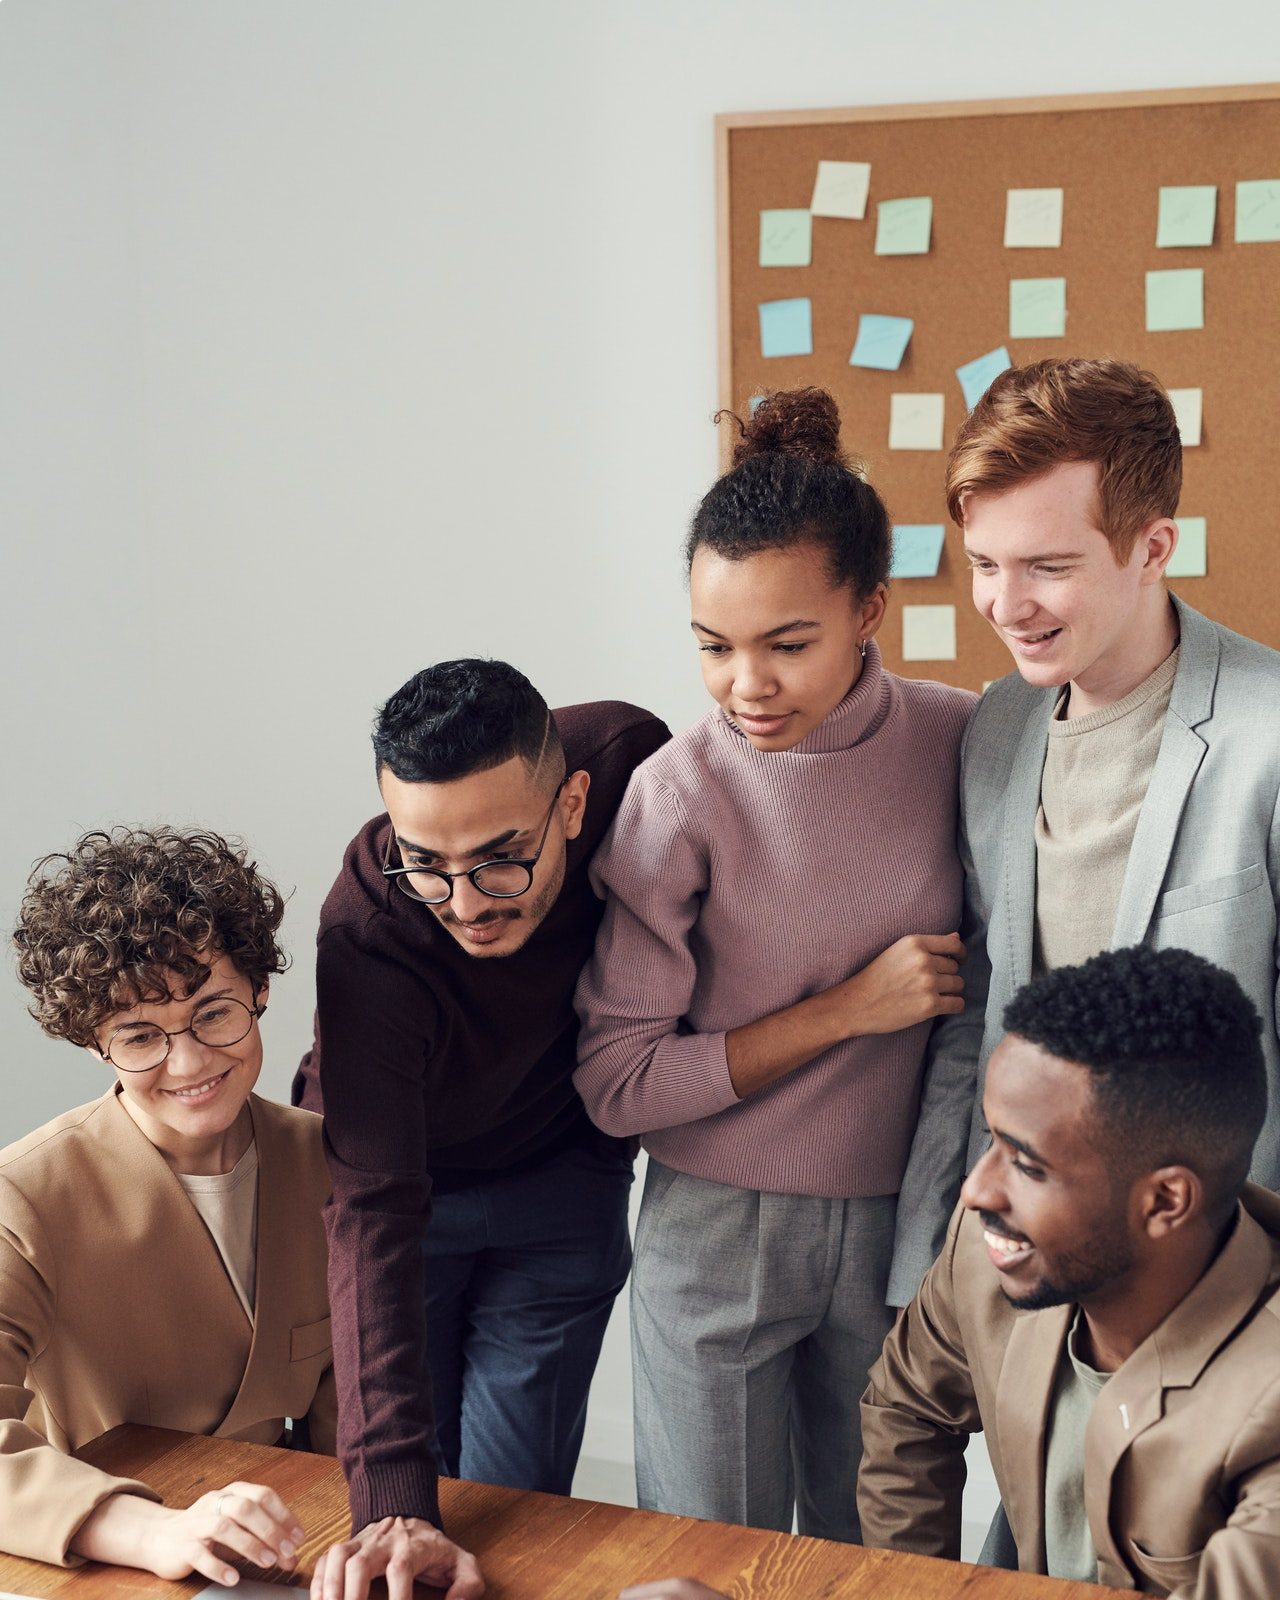
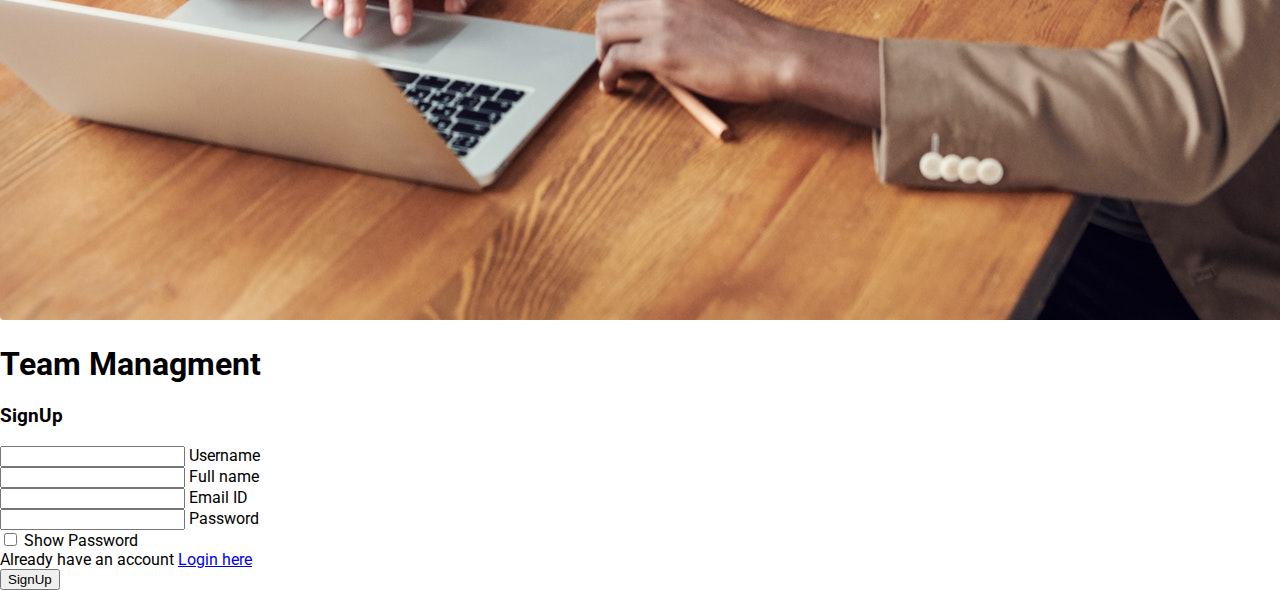
<file: index.html>
<!DOCTYPE html>
<html lang="en">

<head>
    <meta charset="UTF-8" />
    <meta http-equiv="X-UA-Compatible" content="IE=edge" />
    <meta name="viewport" content="width=device-width, initial-scale=1.0" />
    <!-- Css Styling -->
    <link rel="stylesheet" href="./styles/style.css" />
    <script src="./js/loginandsignup.js"></script>
    <script src="./js/app.js"></script>
    <script src="./js/teamowner.js"></script>
    <!-- Bootstrap v.5.0 -->
    <link href="https://cdn.jsdelivr.net/npm/bootstrap@5.0.2/dist/css/bootstrap.min.css" rel="stylesheet"
        integrity="sha384-EVSTQN3/azprG1Anm3QDgpJLIm9Nao0Yz1ztcQTwFspd3yD65VohhpuuCOmLASjC" crossorigin="anonymous" />
    <title>Team Managment</title>
</head>

<body>
    <form>
        <section class="h-100">
            <div class="container-fluid py-5">
                <div class="row d-flex justify-content-center align-items-center h-100">
                    <div class="col">
                        <div class="card card-registration my-4">
                            <div class="row g-0">
                                <div class="col-xl-6 d-none d-xl-block">
                                    <img src="./images/team-image.jpg" alt="team Managment photo" class="img-fluid"
                                        style="border-top-left-radius: 0.25rem; border-bottom-left-radius: 0.25rem;" />
                                </div>
                                <div class="col-xl-6">
                                    <div class="card-body p-md-5 text-black">
                                        <h1
                                            class="mb-5 text-capitalize d-flex justify-content-center text-muted fw-bold">
                                            Team Managment
                                        </h1>
                                        <h3 class="mb-5 text-uppercase fw-bold">SignUp</h3>

                                        <!-- <div class="row"> -->
                                            <div class="form-outline mb-4">
                                                <input type="email" id="signupusername"
                                                    class="form-control rounded-0 form-control-lg" autocapitalize="none" autocorrect="off" required />
                                                <label class="form-label" for="signupusername">Username</label>
                                                <div class="alert alert-danger alert-dismissible fade show" id="alreadyusername" style="display: none;" role="alert">
                                                    Username Already Taken, Try another!
                                                </div>
                                                <div class="alert alert-danger alert-dismissible fade show" id="spaceusername" style="display: none;" role="alert">
                                                    Username Can not contain any space!
                                                </div>
                                            </div>
                                            <div class="form-outline mb-4">
                                                <input type="text" id="signupfullname"
                                                    class="form-control rounded-0 form-control-lg" autocorrect="off" required />
                                                <label class="form-label" for="signupfullname">Full name</label>
                                            </div>
                                        <!-- </div> -->

                                        <div class="form-outline mb-4">
                                            <input type="email" id="signupemailid"
                                                class="form-control rounded-0 form-control-lg" required />
                                            <label class="form-label" for="signupemailid">Email ID</label>
                                        </div>

                                        <div class="form-outline mb-1">
                                            <input type="password" id="signuppassword"
                                                class="form-control rounded-0 form-control-lg" required />
                                            <label class="form-label" for="signuppassword">Password</label>
                                        </div>
                                        <div class="form-check form-switch">
                                            <input class="form-check-input shadow-remove" type="checkbox"
                                                onclick="showsignuppassword()" id="flexSwitchCheckDefault" />
                                            <label class="form-check-label" for="flexSwitchCheckDefault">
                                                Show Password</label>
                                        </div>
                                        <div id="emailHelp" class="form-text mb-4 text-center pt-4">
                                            Already have an account <a href="login.html">Login here</a>
                                        </div>

                                        <div class="d-flex justify-content-start pt-3">
                                            <button type="button" onclick="signup()"
                                                class="btn btn-primary shadow-remove rounded-0 text-light btn-lg">
                                                SignUp
                                            </button>
                                        </div>
                                    </div>
                                </div>
                            </div>
                        </div>
                    </div>
                </div>
            </div>
        </section>
    </form>

    <script src="./js/sweetalert.min.js"></script>
    <!-- Bootstrap v.5.0 -->
    <script src="https://cdn.jsdelivr.net/npm/bootstrap@5.0.2/dist/js/bootstrap.bundle.min.js"
        integrity="sha384-MrcW6ZMFYlzcLA8Nl+NtUVF0sA7MsXsP1UyJoMp4YLEuNSfAP+JcXn/tWtIaxVXM"
        crossorigin="anonymous"></script>
    <script src="https://cdn.jsdelivr.net/npm/@popperjs/core@2.9.2/dist/umd/popper.min.js"
        integrity="sha384-IQsoLXl5PILFhosVNubq5LC7Qb9DXgDA9i+tQ8Zj3iwWAwPtgFTxbJ8NT4GN1R8p"
        crossorigin="anonymous"></script>
    <script src="https://cdn.jsdelivr.net/npm/bootstrap@5.0.2/dist/js/bootstrap.min.js"
        integrity="sha384-cVKIPhGWiC2Al4u+LWgxfKTRIcfu0JTxR+EQDz/bgldoEyl4H0zUF0QKbrJ0EcQF"
        crossorigin="anonymous"></script>
</body>

</html>
</file>
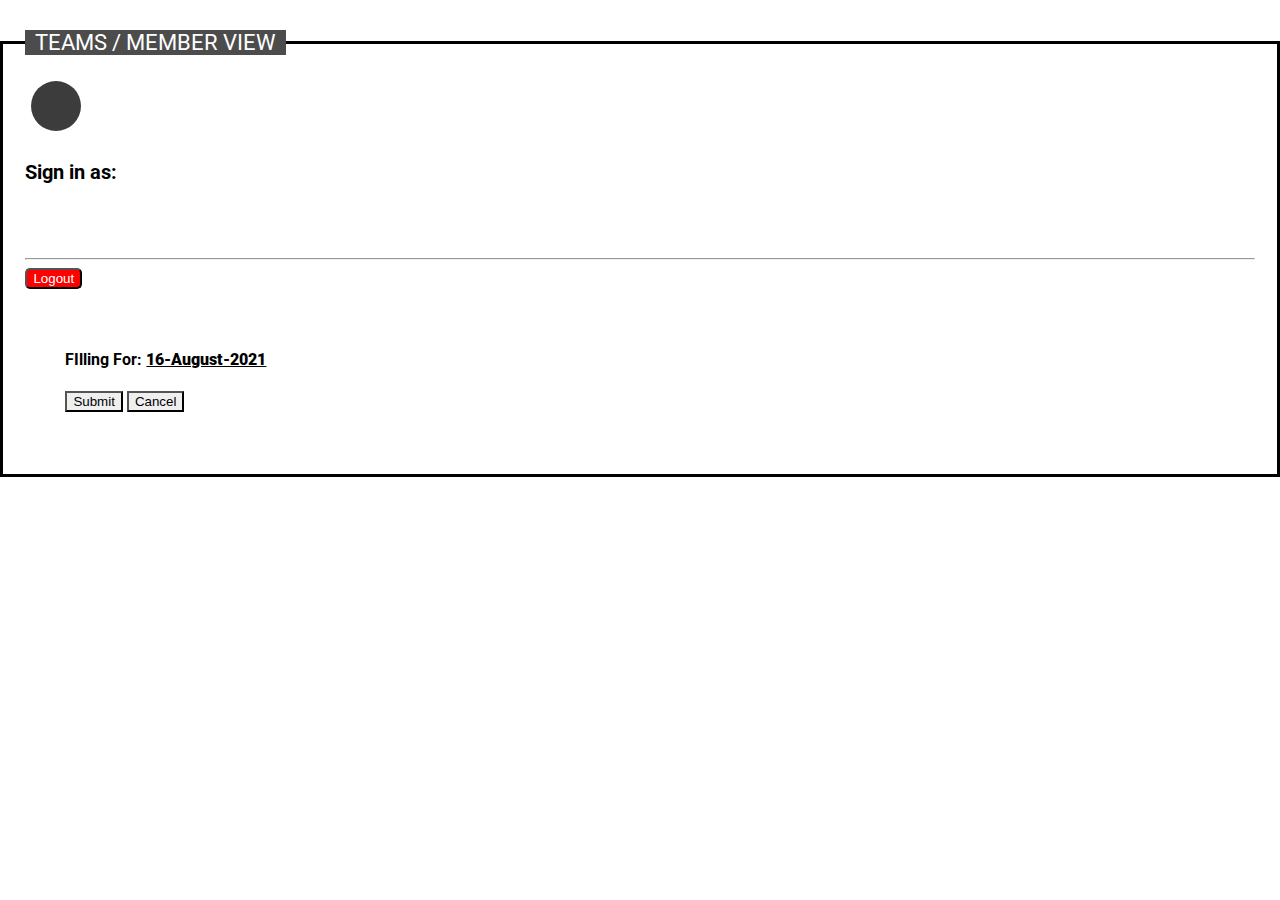
<file: getanswer.html>
<!DOCTYPE html>
<html lang="en">

<head>
    <meta charset="UTF-8" />
    <meta http-equiv="X-UA-Compatible" content="IE=edge" />
    <meta name="viewport" content="width=device-width, initial-scale=1.0" />
    <!-- Css Styling -->
    <link rel="stylesheet" href="./styles/teams.css" />
    <!-- Bootstrap v.5.0 -->
    <link href="https://cdn.jsdelivr.net/npm/bootstrap@5.0.2/dist/css/bootstrap.min.css" rel="stylesheet"
        integrity="sha384-EVSTQN3/azprG1Anm3QDgpJLIm9Nao0Yz1ztcQTwFspd3yD65VohhpuuCOmLASjC" crossorigin="anonymous" />
    <title>Team Managment</title>
    <link rel="stylesheet" href="https://cdn.jsdelivr.net/npm/bootstrap-icons@1.5.0/font/bootstrap-icons.css">

</head>

<body onload="printquestion(); anspageLoad();">

    <div class="container">
        <fieldset class="main-border">
            <legend class="main-border">Teams / Member view</legend>
            <section class="logout d-flex justify-content-between">
                <div class="dropdown">
                    <button class="border-remove" type="button" id="dropdownMenuButton" data-toggle="dropdown"
                        aria-haspopup="true" aria-expanded="false">
                        <p class="img-circle" id="profilefirstword"></p>
                    </button>
                    <div class="dropdown-menu" aria-labelledby="dropdownMenuButton">
                        <b style="font-size: 20px;">Sign in as: </b>
                        <p class="info" id="profilename"></p>
                        <p class="info" id="profileemail"></p>
                        <p class="info text-muted" id="username"></p>

                        <hr>
                        <button class="dropdown-item logout-btn" type="button" onclick="logout()">Logout</button>
                    </div>
                </div>
            </section>
            <div class="container" style="padding: 40px;">
                <div>
                    <h4>FIlling For: <b><u>16-August-2021</u></b></h4>
                </div>
                <form id="showquestionid">

                </form>
                <!-- <div id="showquestionid">
                   
                </div> -->
                <div class="">
                    <button id="anssubmitbtn" class="btn btn-success borderradius-remove" onclick="submitansbtn()">Submit</button>
                    <button class="btn btn-warning text-white borderradius-remove" onclick="history.back()">Cancel</button>
                </div>
            </div>

        </fieldset>
    </div>



    <script src="./js/app.js"></script>
    <script src="./js/getanswer.js"></script>
    <script src="./js/loginandsignup.js"></script>
    <script src="./js/teamowner.js"></script>
    <script src="./js/sweetalert.min.js"></script>

    <!-- Bootstrap v.5.0 -->
    <script src="https://cdn.jsdelivr.net/npm/bootstrap@5.0.2/dist/js/bootstrap.bundle.min.js"
        integrity="sha384-MrcW6ZMFYlzcLA8Nl+NtUVF0sA7MsXsP1UyJoMp4YLEuNSfAP+JcXn/tWtIaxVXM"
        crossorigin="anonymous"></script>
    <script src="https://cdn.jsdelivr.net/npm/@popperjs/core@2.9.2/dist/umd/popper.min.js"
        integrity="sha384-IQsoLXl5PILFhosVNubq5LC7Qb9DXgDA9i+tQ8Zj3iwWAwPtgFTxbJ8NT4GN1R8p"
        crossorigin="anonymous"></script>
    <script src="https://cdn.jsdelivr.net/npm/bootstrap@5.0.2/dist/js/bootstrap.min.js"
        integrity="sha384-cVKIPhGWiC2Al4u+LWgxfKTRIcfu0JTxR+EQDz/bgldoEyl4H0zUF0QKbrJ0EcQF"
        crossorigin="anonymous"></script>
</body>

</html>
</file>
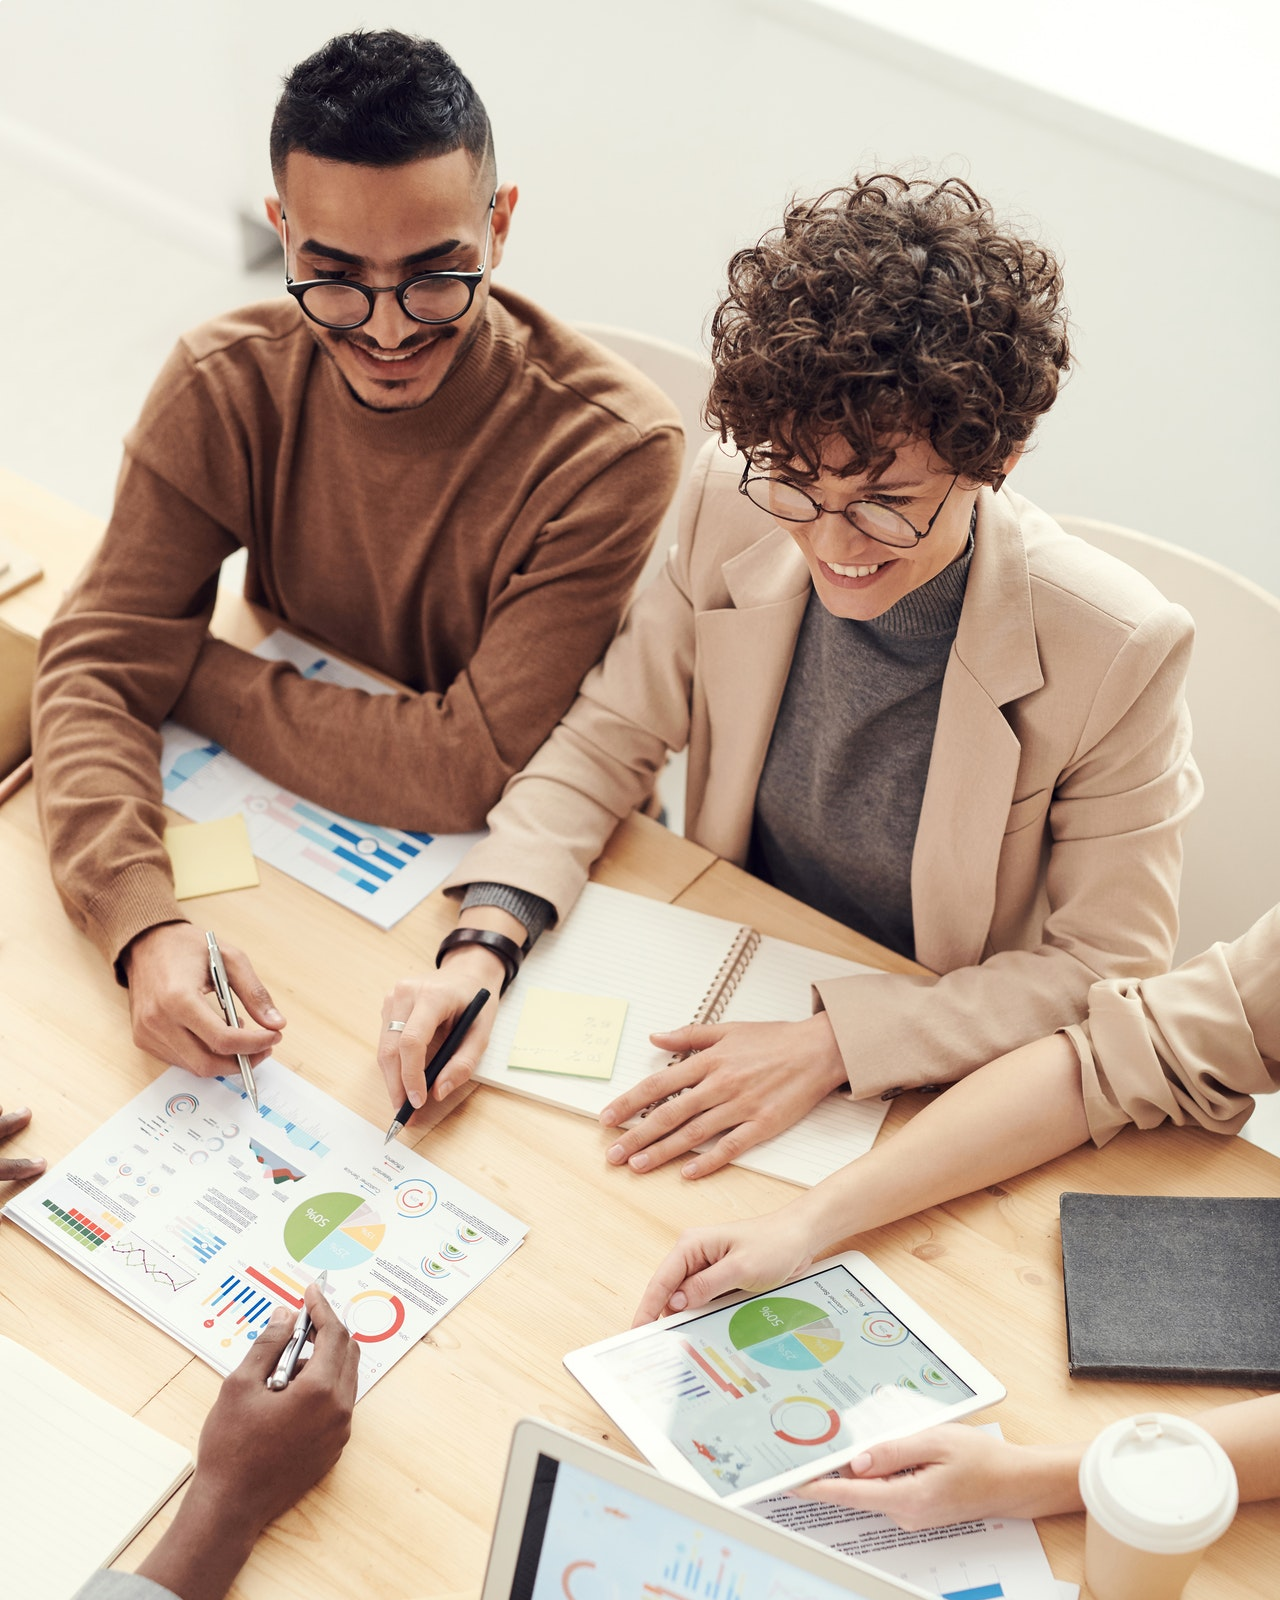
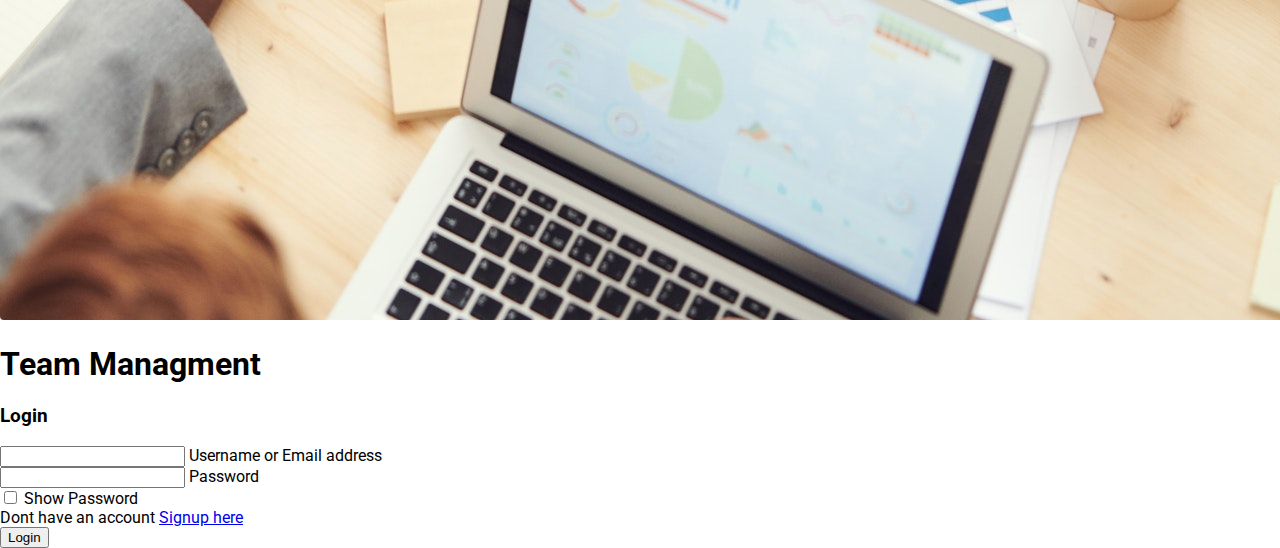
<file: login.html>
<!DOCTYPE html>
<html lang="en">

<head>
    <meta charset="UTF-8" />
    <meta http-equiv="X-UA-Compatible" content="IE=edge" />
    <meta name="viewport" content="width=device-width, initial-scale=1.0" />
    <!-- Css Styling -->
    <link rel="stylesheet" href="./styles/style.css" />
    <!-- Bootstrap v.5.0 -->
    <link href="https://cdn.jsdelivr.net/npm/bootstrap@5.0.2/dist/css/bootstrap.min.css" rel="stylesheet"
        integrity="sha384-EVSTQN3/azprG1Anm3QDgpJLIm9Nao0Yz1ztcQTwFspd3yD65VohhpuuCOmLASjC" crossorigin="anonymous" />
    <title>Team Managment</title>
</head>

<body>
    <form>
        <section class="h-100">
            <div class="container py-5">
                <div class="row d-flex justify-content-center align-items-center h-100">
                    <div class="col">
                        <div class="card card-registration my-4">
                            <div class="row g-0">
                                <div class="col-xl-6 d-none d-xl-block">
                                    <img src="./images/login.jpg" alt="team Managment photo" class="img-fluid"
                                        style="border-top-left-radius: 0.25rem; border-bottom-left-radius: 0.25rem;" />
                                </div>
                                <div class="col-xl-6">
                                    <div class="card-body p-md-5 text-black">
                                        <h1
                                            class="mb-5 text-capitalize d-flex justify-content-center text-muted fw-bold">
                                            Team Managment</h1>
                                        <h3 class="mb-5 text-uppercase fw-bold">Login</h3>

                                        <div class="row">
                                            <div class="form-outline mb-4">
                                                <input type="text" id="loginnameoremail"
                                                    class="form-control rounded-0 form-control-lg" required />
                                                <label class="form-label" for="loginnameoremail">Username or Email
                                                    address</label>
                                            </div>
                                        </div>

                                        <div class="form-outline mb-1">
                                            <input type="password" id="loginpassword"
                                                class="form-control rounded-0 form-control-lg" required />
                                            <label class="form-label" for="loginpassword">Password</label>
                                        </div>
                                        <div class="form-check form-switch">
                                            <input class="form-check-input shadow-remove" type="checkbox"
                                                onclick="showloginpassword()" id="flexSwitchCheckDefault" />
                                            <label class="form-check-label" for="flexSwitchCheckDefault">Show
                                                Password</label>
                                        </div>
                                        <div id="emailHelp" class="form-text mb-4 text-center pt-4">
                                            Dont have an account <a href="index.html">Signup here</a>
                                        </div>

                                        <div class="d-flex justify-content-start pt-3">
                                            <button type="button" onclick="login()"
                                                class="btn btn-primary shadow-remove rounded-0 text-light btn-lg">
                                                Login
                                            </button>
                                        </div>
                                    </div>
                                </div>
                            </div>
                        </div>
                    </div>
                </div>
            </div>
        </section>
    </form>


    <script src="./js/loginandsignup.js"></script>
    <script src="./js/app.js"></script>
    <script src="./js/teamowner.js"></script>
    <script src="./js/sweetalert.min.js"></script>

    <!-- Bootstrap v.5.0 -->
    <script src="https://cdn.jsdelivr.net/npm/bootstrap@5.0.2/dist/js/bootstrap.bundle.min.js"
        integrity="sha384-MrcW6ZMFYlzcLA8Nl+NtUVF0sA7MsXsP1UyJoMp4YLEuNSfAP+JcXn/tWtIaxVXM"
        crossorigin="anonymous"></script>
    <script src="https://cdn.jsdelivr.net/npm/@popperjs/core@2.9.2/dist/umd/popper.min.js"
        integrity="sha384-IQsoLXl5PILFhosVNubq5LC7Qb9DXgDA9i+tQ8Zj3iwWAwPtgFTxbJ8NT4GN1R8p"
        crossorigin="anonymous"></script>
    <script src="https://cdn.jsdelivr.net/npm/bootstrap@5.0.2/dist/js/bootstrap.min.js"
        integrity="sha384-cVKIPhGWiC2Al4u+LWgxfKTRIcfu0JTxR+EQDz/bgldoEyl4H0zUF0QKbrJ0EcQF"
        crossorigin="anonymous"></script>
</body>

</html>
</file>
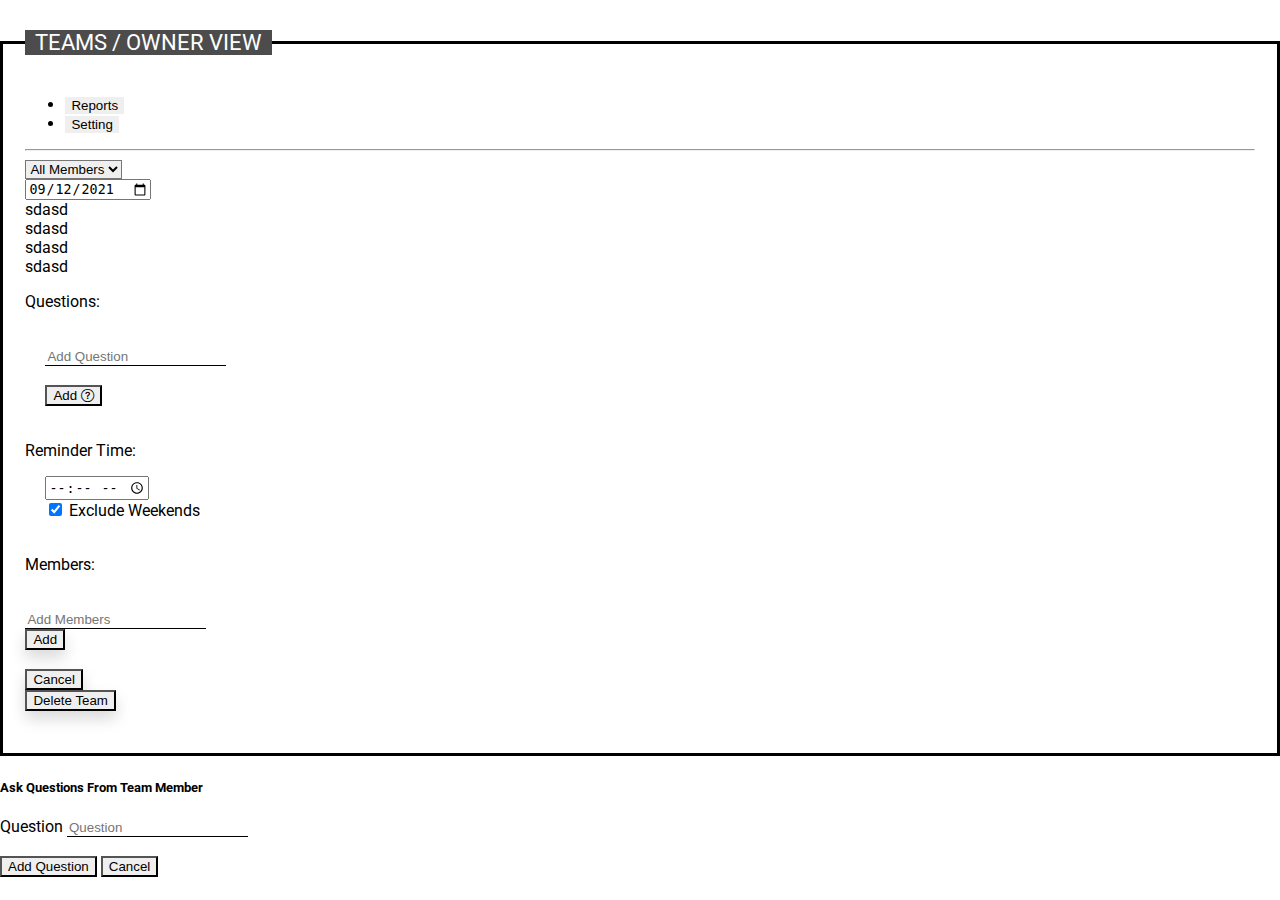
<file: teamowner.html>
<!DOCTYPE html>
<html lang="en">

<head>
    <meta charset="UTF-8">
    <meta http-equiv="X-UA-Compatible" content="IE=edge">
    <meta name="viewport" content="width=device-width, initial-scale=1.0">
    <link rel="stylesheet" href="./styles/teamowner.css">
    <link rel="stylesheet" href="./styles/teams.css">

    <link href="https://cdn.jsdelivr.net/npm/bootstrap@5.0.2/dist/css/bootstrap.min.css" rel="stylesheet"
        integrity="sha384-EVSTQN3/azprG1Anm3QDgpJLIm9Nao0Yz1ztcQTwFspd3yD65VohhpuuCOmLASjC" crossorigin="anonymous" />
    <title>Team Managment</title>
    <link rel="stylesheet" href="https://cdn.jsdelivr.net/npm/bootstrap-icons@1.5.0/font/bootstrap-icons.css">
</head>

<body onload="settingteamGetData(); showquestionOV(); reports()">

    <div class="container">
        <fieldset class="main-border">
            <legend class="main-border">Teams / Owner View</legend>
            <!-- <section class="text-center">
                    <h4>Teams you own</h4>
                    <h1 id="ifempty"></h1>
                </section> -->
            <!-- <div class="second-container container" id="createElement">
                <fieldset class="scheduler-border1 fw-normal text-start">
                    <legend class="scheduler-border1" id="teamname">asdasd</legend>
                    
                </fieldset>
            </div> -->
            <div class="container">
                <ul class="nav nav-tabs tab-buttons" id="myTab" role="tablist">
                    <li class="nav-item" role="presentation">
                        <button class="nav-link  report-tab-button subtab-btn" id="home-tab" data-bs-toggle="tab"
                            data-bs-target="#home" type="button" role="tab" aria-controls="home"
                            aria-selected="true">Reports</button>
                    </li>
                    <li class="nav-item" role="presentation">
                        <button class="nav-link active setting-tab-button subtab-btn" id="profile-tab"
                            data-bs-toggle="tab" data-bs-target="#profile" type="button" role="tab"
                            aria-controls="profile" aria-selected="false">Setting</button>
                    </li>
                </ul>
                <hr>

                <div class="tab-content" id="myTabContent">
                    <div class="tab-pane fade " id="home" role="tabpanel" aria-labelledby="home-tab">
                        <div class="container">
                            <div class="row">
                                <div class="col-md-2 col-5">
                                    <select class="form-select outline-remove borderradius-remove"
                                        aria-label="Default select example">
                                        <option selected>All Members</option>
                                        <option value="1">One</option>
                                        <option value="2">Two</option>
                                        <option value="3">Three</option>
                                    </select>
                                </div>
                                <div class="col-md-8 col-2">
                                </div>
                                <div class="col-md-2 col-5">
                                    <input type="date" value="2021-09-12">
                                </div>
                            </div>

                            <div class="row mt-4" id="submitername">
                                
                            </div>
                            <div class="row" id="questionansid">
                                <!-- <div class="col-md-2">sdasdas</div> -->
                                <div class="col-md-10 mx-5 my-1">sdasd</div>
                                <div class="col-md-10 mx-5 my-1">sdasd</div>
                                <div class="col-md-10 mx-5 my-1">sdasd</div><div class="col-md-10 mx-5">sdasd</div>

                            </div>
                        </div>
                    </div>


                    <!-- Setting Tab  -->
                    <div class="tab-pane fade show active" id="profile" role="tabpanel" aria-labelledby="profile-tab">
                        <div class="container">
                            <p>Questions:</p>
                            <div class="" style="margin-left:20px ;">

                                <div class="container">
                                    <div class="row" id="questionownerview">

                                    </div>
                                </div>
                                <br>
                                <div class="col-md-8">
                                    <div class="form-outline">
                                        <input type="text" id="addquestioninput"
                                            class="form-control shadow-remove borderradius-remove"
                                            placeholder="Add Question" aria-describedby="emailHelp">
                                    </div>
                                </div>
                                <br>
                                <div class="col-md-4">
                                    <button type="button" onclick="addquestion()"
                                        class="btn btn-dark text-white shadow-remove borderradius-remove">
                                        Add
                                        <i class="bi bi-question-circle"></i>
                                    </button>
                                </div>
                            </div>
                            <br>
                            <p>Reminder Time:</p>
                            <div class="container-fluid" style="margin-left:20px ;">
                                <div class="row">
                                    <div class="col-md-2">
                                    </div>
                                    <div class="col-md-4">
                                        <input type="time">
                                    </div>
                                    <div class="col-md-4">
                                        <div class="form-check">
                                            <input class="form-check-input outline-remove" type="checkbox" value=""
                                                id="flexCheckChecked" checked>
                                            <label class="form-check-label" for="flexCheckChecked">
                                                Exclude Weekends
                                            </label>
                                        </div>
                                    </div>
                                    <div class="col-md-2">
                                    </div>
                                </div>
                            </div>
                            <br>
                            <p>Members:</p>
                            <div class="container">
                                <div class="row" id="memberownerview">

                                </div>
                            </div>
                            <br>
                            <div class="container">
                                <div class="row mt-4">
                                    <div class="col-md-8 col-10">
                                        <div class="form-outline">
                                            <input type="email" id="addmembersinput"
                                                class="form-control shadow-remove borderradius-remove"
                                                placeholder="Add Members" aria-describedby="emailHelp">
                                        </div>
                                    </div>
                                    <div class="col-md-4 col-2">
                                        <button type="button" onclick="addmembers()"
                                            class="btn btn-primary text-white borderradius-remove shadow-remove addshadow">
                                            Add
                                        </button>
                                    </div>
                                </div>
                            </div>
                            <br>
                            <div class="container">
                                <div class="row">
                                    <div class="col-md-2 col-6">
                                        <!-- <button type="button"
                                            class="btn btn-primary text-white borderradius-remove shadow-remove addshadow">
                                            Save Changes
                                        </button> -->
                                    </div>
                                    <div class="col-md-6 col-6">
                                        <button type="button" onclick="history.back();"
                                            class="btn btn-light borderradius-remove shadow-remove addshadow">
                                            Cancel
                                        </button>
                                    </div>
                                    <div class="col-md-4 col-6">
                                        <button type="button" onclick="deleteteam()"
                                            class="btn btn-warning text-white borderradius-remove shadow-remove addshadow">
                                            Delete Team
                                        </button>
                                    </div>
                                </div>
                            </div>
                        </div>
                    </div>
                </div>
            </div>
            <br>
        </fieldset>
    </div>



    <!-- Modal -->

    <div class="modal fade" id="staticBackdrop" data-bs-backdrop="static" data-bs-keyboard="false" tabindex="-1"
        aria-labelledby="staticBackdropLabel" aria-hidden="true">
        <div class="modal-dialog modal-dialog-centered">
            <div class="modal-content borderradius-remove">
                <div class="modal-header">
                    <h5 class="modal-title" id="staticBackdropLabel">Ask Questions From Team Member</h5>
                    <!-- <button type="button" class="btn-close" data-bs-dismiss="modal" aria-label="Close"></button> -->
                </div>
                <div class="modal-body">
                    <form id="addingmemberform" class="container">
                        <div class="form-outline">
                            <label for="teamnameinput" class="form-label">Question</label>
                            <input type="email" class="form-control shadow-remove borderradius-remove"
                                placeholder="Question" id="teamnameinput" aria-describedby="emailHelp">
                        </div>
                        <input type="hidden" id="hiddeninput">
                        <br>
                    </form>
                </div>
                <div class="modal-footer d-flex justify-content-center">
                    <button type="button" id="createteamid" onclick="createteamdatastore(); createteam(); "
                        class="btn btn-info text-white borderradius-remove shadow-remove" data-bs-dismiss="modal">
                        Add Question
                    </button>

                    <button type="button" id="cancelbutton"
                        class="btn btn-warning text-white borderradius-remove shadow-remove" data-bs-dismiss="modal">
                        Cancel
                    </button>
                </div>
            </div>
        </div>
    </div>



    <script src="./js/teamowner.js"></script>
    <script src="./js/app.js"></script>
    <script src="./js/loginandsignup.js"></script>
    <script src="./js/sweetalert.min.js"></script>

    <!-- Bootstrap v.5.0 -->
    <script src="https://cdn.jsdelivr.net/npm/bootstrap@5.0.2/dist/js/bootstrap.bundle.min.js"
        integrity="sha384-MrcW6ZMFYlzcLA8Nl+NtUVF0sA7MsXsP1UyJoMp4YLEuNSfAP+JcXn/tWtIaxVXM"
        crossorigin="anonymous"></script>
    <script src="https://cdn.jsdelivr.net/npm/@popperjs/core@2.9.2/dist/umd/popper.min.js"
        integrity="sha384-IQsoLXl5PILFhosVNubq5LC7Qb9DXgDA9i+tQ8Zj3iwWAwPtgFTxbJ8NT4GN1R8p"
        crossorigin="anonymous"></script>
    <script src="https://cdn.jsdelivr.net/npm/bootstrap@5.0.2/dist/js/bootstrap.min.js"
        integrity="sha384-cVKIPhGWiC2Al4u+LWgxfKTRIcfu0JTxR+EQDz/bgldoEyl4H0zUF0QKbrJ0EcQF"
        crossorigin="anonymous"></script>
</body>

</html>
</file>
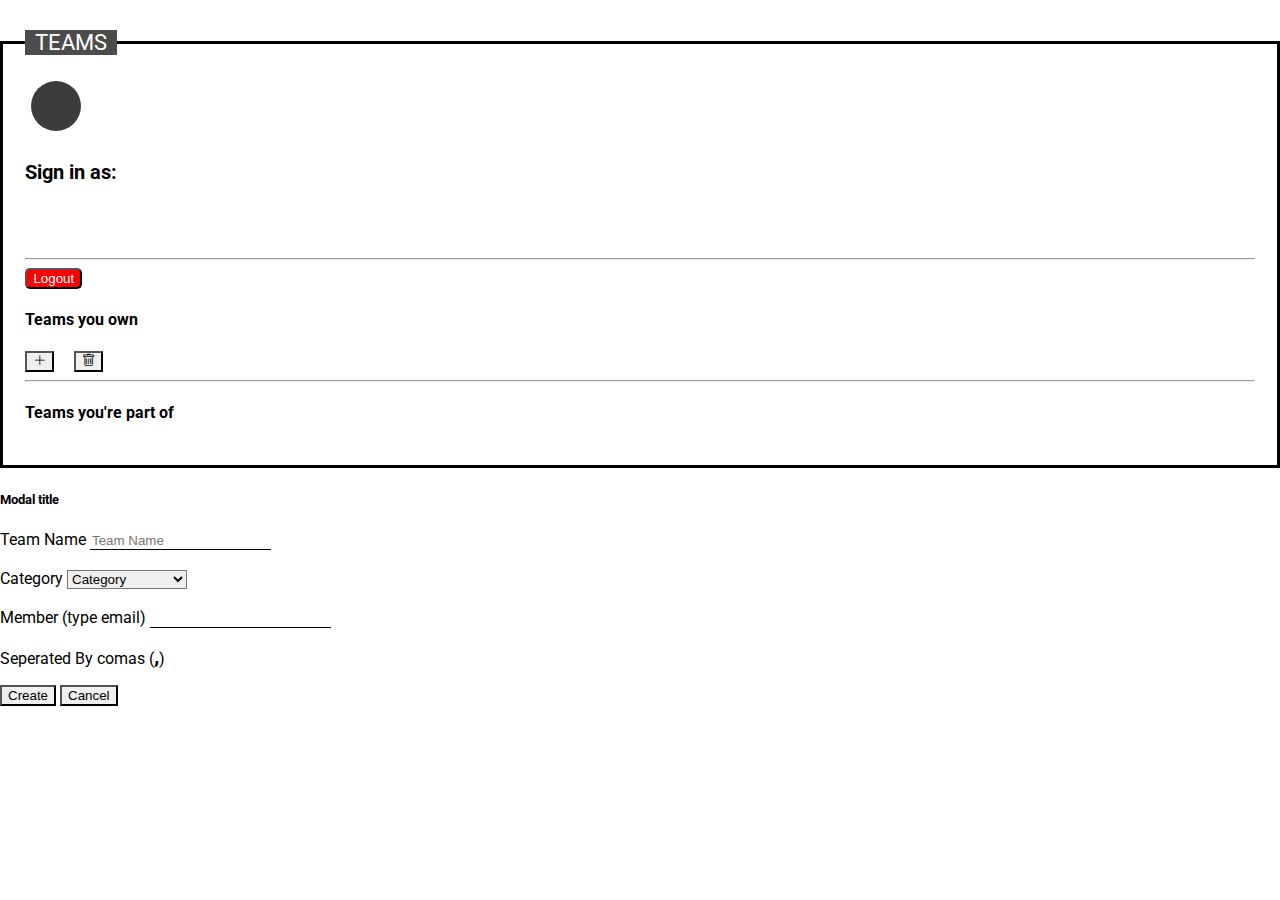
<file: teams.html>
<!DOCTYPE html>
<html lang="en">

<head>
    <meta charset="UTF-8" />
    <meta http-equiv="X-UA-Compatible" content="IE=edge" />
    <meta name="viewport" content="width=device-width, initial-scale=1.0" />
    <!-- Css Styling -->
    <link rel="stylesheet" href="./styles/teams.css" />
    <!-- Bootstrap v.5.0 -->
    <link href="https://cdn.jsdelivr.net/npm/bootstrap@5.0.2/dist/css/bootstrap.min.css" rel="stylesheet"
        integrity="sha384-EVSTQN3/azprG1Anm3QDgpJLIm9Nao0Yz1ztcQTwFspd3yD65VohhpuuCOmLASjC" crossorigin="anonymous" />
    <title>Team Managment</title>
    <link rel="stylesheet" href="https://cdn.jsdelivr.net/npm/bootstrap-icons@1.5.0/font/bootstrap-icons.css">

</head>

<body onload="createteam(); partteamshow();">

    <div class="container">
        <fieldset class="main-border">
            <legend class="main-border">Teams</legend>
            <section class="logout d-flex justify-content-between">
                <div class="dropdown">
                    <button class="border-remove" type="button" id="dropdownMenuButton" data-toggle="dropdown"
                        aria-haspopup="true" aria-expanded="false">
                        <p class="img-circle" id="profilefirstword"></p>
                    </button>
                    <div class="dropdown-menu" aria-labelledby="dropdownMenuButton">
                        <b style="font-size: 20px;">Sign in as: </b>
                        <p class="info" id="profilename"></p>
                        <p class="info" id="profileemail"></p>
                        <p class="info text-muted" id="username"></p>

                        <hr>
                        <button class="dropdown-item logout-btn" type="button" onclick="logout()">Logout</button>
                    </div>
                </div>
                <!-- <button onclick="logout()" class="btn btn-danger bi-text-right">LogOut</button> -->
            </section>



            <section class="text-center my-2">
                <h4>Teams you own</h4>
            </section>
            <div class="second-container container" id="createElement">
            </div>
            <div class="d-flex justify-content-end">
                <button type="button" onclick="showinputmodalbox()"
                    class="btn btn-dark text-white shadow-remove borderradius-remove" data-bs-toggle="modal"
                    data-bs-target="#staticBackdrop">

                    <i class="bi bi-plus-lg"></i>
                </button>
                &nbsp;&nbsp;&nbsp;
                <button type="button" ondblclick="deleteall()"
                    class="btn btn-dark text-white shadow-remove borderradius-remove" title="DoubleTap to delete">
                    <i class="bi bi-trash"></i>
                </button>

            </div>
            <hr>
            <section class="text-center">
                <h4>Teams you're part of</h4>
            </section>
            <div class="second-container container" id="partteamElement">
            </div>


        </fieldset>
    </div>

    <!-- Button trigger modal -->
    <!-- <button type="button" class="btn btn-dark text-white shadow-remove" onclick="createteam()" data-bs-toggle="modal" data-bs-target="#staticBackdrop">
        Add
    </button> -->

    <!-- Modal -->
    <div class="modal fade" id="staticBackdrop" data-bs-backdrop="static" data-bs-keyboard="false" tabindex="-1"
        aria-labelledby="staticBackdropLabel" aria-hidden="true">
        <div class="modal-dialog modal-dialog-centered">
            <div class="modal-content borderradius-remove">
                <div class="modal-header">
                    <h5 class="modal-title" id="staticBackdropLabel">Modal title</h5>
                    <!-- <button type="button" class="btn-close" data-bs-dismiss="modal" aria-label="Close"></button> -->
                </div>
                <div class="modal-body">
                    <form id="addingmemberform" class="container">
                        <div class="form-outline">
                            <label for="teamnameinput" class="form-label">Team Name</label>
                            <input type="email" class="form-control shadow-remove borderradius-remove"
                                placeholder="Team Name" id="teamnameinput" aria-describedby="emailHelp">
                        </div>
                        <input type="hidden" id="hiddeninput">
                        <br>
                        <div class="form-outline">
                            <label for="teamcatogeryinput" class="form-label">Category</label>
                            <select id="teamcatogeryinput" class="form-select shadow-remove borderradius-remove"
                                aria-label="Default select example">
                                <option value="Not selected" selected>Category</option>
                                <option value="Maintainence">Maintainence</option>
                                <option value="Development">Development</option>
                                <option value="Project Manager">Project Manager</option>
                            </select>

                            <!-- <input type="email" class="form-control shadow-remove" placeholder="Category"
                             aria-describedby="emailHelp"> -->
                        </div>
                        <br>
                        <div class="form-outline">
                            <label for="memberemailinput" class="form-label">Member (type email)</label>
                            <input type="email" class="form-control shadow-remove borderradius-remove"
                                id="memberemailinput" aria-describedby="emailHelp">
                            <p class="text-muted">
                                Seperated By comas (<b style="font-size: 22px;">,</b>)
                            </p>
                            <!-- <button type="button" onclick="addmember()" class="btn btn-danger rounded-0 mt-3">
                                Add Member
                            </button> -->
                        </div>
                    </form>
                </div>
                <div class="modal-footer d-flex justify-content-center">
                    <button type="button" id="createteamid" onclick="createteamdatastore(); createteam();"
                        class="btn btn-info text-white borderradius-remove shadow-remove" data-bs-dismiss="modal">
                        Create
                    </button>

                    <button type="button" id="editteambutton" onclick="saveeditteam()" style="display: none;"
                        class="btn btn-info text-white borderradius-remove shadow-remove" data-bs-dismiss="modal">
                        Edit
                    </button>

                    <button type="button" id="cancelbutton"
                        class="btn btn-warning text-white borderradius-remove shadow-remove" data-bs-dismiss="modal">
                        Cancel
                    </button>
                </div>
            </div>
        </div>
    </div>


    <script src="./js/app.js"></script>
    <script src="./js/loginandsignup.js"></script>
    <script src="./js/teamowner.js"></script>
    <script src="./js/sweetalert.min.js"></script>

    <!-- Bootstrap v.5.0 -->
    <script src="https://cdn.jsdelivr.net/npm/bootstrap@5.0.2/dist/js/bootstrap.bundle.min.js"
        integrity="sha384-MrcW6ZMFYlzcLA8Nl+NtUVF0sA7MsXsP1UyJoMp4YLEuNSfAP+JcXn/tWtIaxVXM"
        crossorigin="anonymous"></script>
    <script src="https://cdn.jsdelivr.net/npm/@popperjs/core@2.9.2/dist/umd/popper.min.js"
        integrity="sha384-IQsoLXl5PILFhosVNubq5LC7Qb9DXgDA9i+tQ8Zj3iwWAwPtgFTxbJ8NT4GN1R8p"
        crossorigin="anonymous"></script>
    <script src="https://cdn.jsdelivr.net/npm/bootstrap@5.0.2/dist/js/bootstrap.min.js"
        integrity="sha384-cVKIPhGWiC2Al4u+LWgxfKTRIcfu0JTxR+EQDz/bgldoEyl4H0zUF0QKbrJ0EcQF"
        crossorigin="anonymous"></script>
</body>

</html>
</file>
<file: styles/style.css>
@import url("https://fonts.googleapis.com/css2?family=Roboto&display=swap");

body {
  margin: 0px;
  padding: 0px;
  box-sizing: border-box;
  font-family: "Roboto", sans-serif !important;
}

/* .main-container{
    padding: 50px;
  
}

.main-box{
    border: 4px solid black;
    height: 100vh;
    width: 100%;
    background-color: rgba(000, 255, 255, 0.1);
} 

.main-box fieldset{
    border: 3px solid black;

}  */

/* for removing bootstrap border on focous */

.shadow-remove:focus {
  border: 0px !important;
  box-shadow: none !important;
}

.form-outline input:focus {
  border-bottom: 1px solid black;
  border-top: 0px;
  border-left: 0px;
  border-right: 0px;
  border-radius: 0px;
  transition: 0.4s ease-in-out;
  box-shadow: none;
}
</file>
<file: styles/teams.css>
@import url("https://fonts.googleapis.com/css2?family=Roboto&display=swap");

body {
  margin: 0px;
  padding: 0px;
  box-sizing: border-box;
  font-family: "Roboto", sans-serif !important;
}
fieldset.main-border {
  border: 3px solid rgb(0, 0, 0) !important;
  padding: 0 1.4em 1.4em 1.4em !important;
  margin: 0 0 1.5em 0 !important;
  /* -webkit-box-shadow: 0px 0px 0px 0px #000;
  box-shadow: 0.6px 0.6px 10px 0.2px #000; */
  margin-top: 30px !important;
}

legend.main-border {
  font-size: 22px !important;
  /* font-weight: bold !important; */
  width: auto;
  padding: 0px 10px 0px 10px;
  border-bottom: none;
  margin-top: -15px;
  background-color: rgba(0, 0, 0, 0.7);
  color: white;
  text-transform: uppercase;
}

/*! for inner fieldset */

fieldset.myteam {
  border: 2px solid #000 !important;
  /* padding: 0 1.4em 1.4em 1.4em !important; */
  margin: 30px 30px 30px 30px;
  /* -webkit-box-shadow: 0px 0px 0px 0px #000;
  box-shadow: 0.5px 0.5px 5px 0.4px #000; */
}

.myteam .myteamcontent {
  padding: 10px 40px;
  font-size: 20px !important;
  word-wrap: break-word;
}

.myteamcontent .teamname {
  padding-top: 10px;
  padding-bottom: 0px;
}

.myteamcontent .teammember {
  margin-top: -7px;
  font-size: 14px;
  /* word-wrap: break-word; */
  /* padding-bottom: 0px; */
}

.for-break {
  word-wrap: break-word;
}

.myteamcontent .teamcategory {
  margin-top: 140 !important;
  font-size: 17px;
}

/* legend.scheduler-border1 {
  font-size: 1.2em !important;
  font-weight: bold !important;
  width: auto;
  padding: 20px;
  border-bottom: none;
} */

.shadow-remove:focus {
  border: 0px !important;
  box-shadow: none !important;
}

.borderradius-remove {
  border-radius: 0px !important;
}

.form-outline input:focus,
.form-outline input {
  border-bottom: 1px solid black !important;
  border-top: 0px;
  border-left: 0px;
  border-right: 0px;
  border-radius: 0px;
  transition: 0.4s ease-in-out;
  box-shadow: none;
}
.form-outline input {
  border-radius: 0px !important;
}

.member {
  font-size: 16px;
  font-weight: bold;
}

/* for profile */

.img-circle {
  border-radius: 50%;
  font-size: 25px;
  color: white;
  opacity: 0.9;
  transition: 0.5s ease;
  background-color: rgba(0, 0, 0, 0.851);
  width: 50px;
  height: 50px;
  display: flex;
  justify-content: center;
  align-items: center;
}

.img-circle:hover {
  opacity: 1;
}
.border-remove {
  border: none;
  background-color: transparent;
}

.dropdown:hover > .dropdown-menu {
  transition: 0.5s ease !important;
  display: block;
  background-color: rgb(255, 255, 255) !important;
  color: black !important;
  padding: 20px;
}

.dropdown > .dropdown-toggle:active {
  /*Without this, clicking will make it sticky*/
  pointer-events: none;
  transition: all 0.5s;
}

.logout-btn {
  background-color: red !important;
  color: white !important;
  border-radius: 5px !important;
  text-align: center !important;
}

.info {
  text-align: left !important;
  margin-bottom: 0px !important;
  font-size: 16px;
  padding-top: 6px;
}



.partteamshow:hover{
  background-color: rgb(232, 232, 232);
  cursor: pointer;
}
</file>
<file: styles/teamowner.css>
.tab-buttons {
  margin-top: 40px;
  border-bottom: 0px !important;
}

.subtab-btn:focus {
  border-radius: 0px !important;
  border-top: 0px !important;
  border-right: 0px !important;
  border-left: 0px !important;
  border-bottom: 3px solid orange !important;
  color: black !important;
}

.subtab-btn {
    border-radius: 0px !important;
    border-top: 0px !important;
    border-right: 0px !important;
    border-left: 0px !important;
    border-bottom: 0px !important;
    color: black !important;
}

 /* shadow-remove and border remove  */

.outline-remove:focus {
  outline: none !important;
  box-shadow: none !important;
}

.borderradius-remove{
  border-radius: 0px !important;
}

.addshadow{
  box-shadow: 0px 8px 15px rgba(0, 0, 0, 0.15);
}

.mainmemberli{
  margin-top: 30px;
}
.memberli{
  background-color: rgba(221, 221, 221, 0.756);
  padding: 12px;
  border-radius: 50px;
}
</file>
